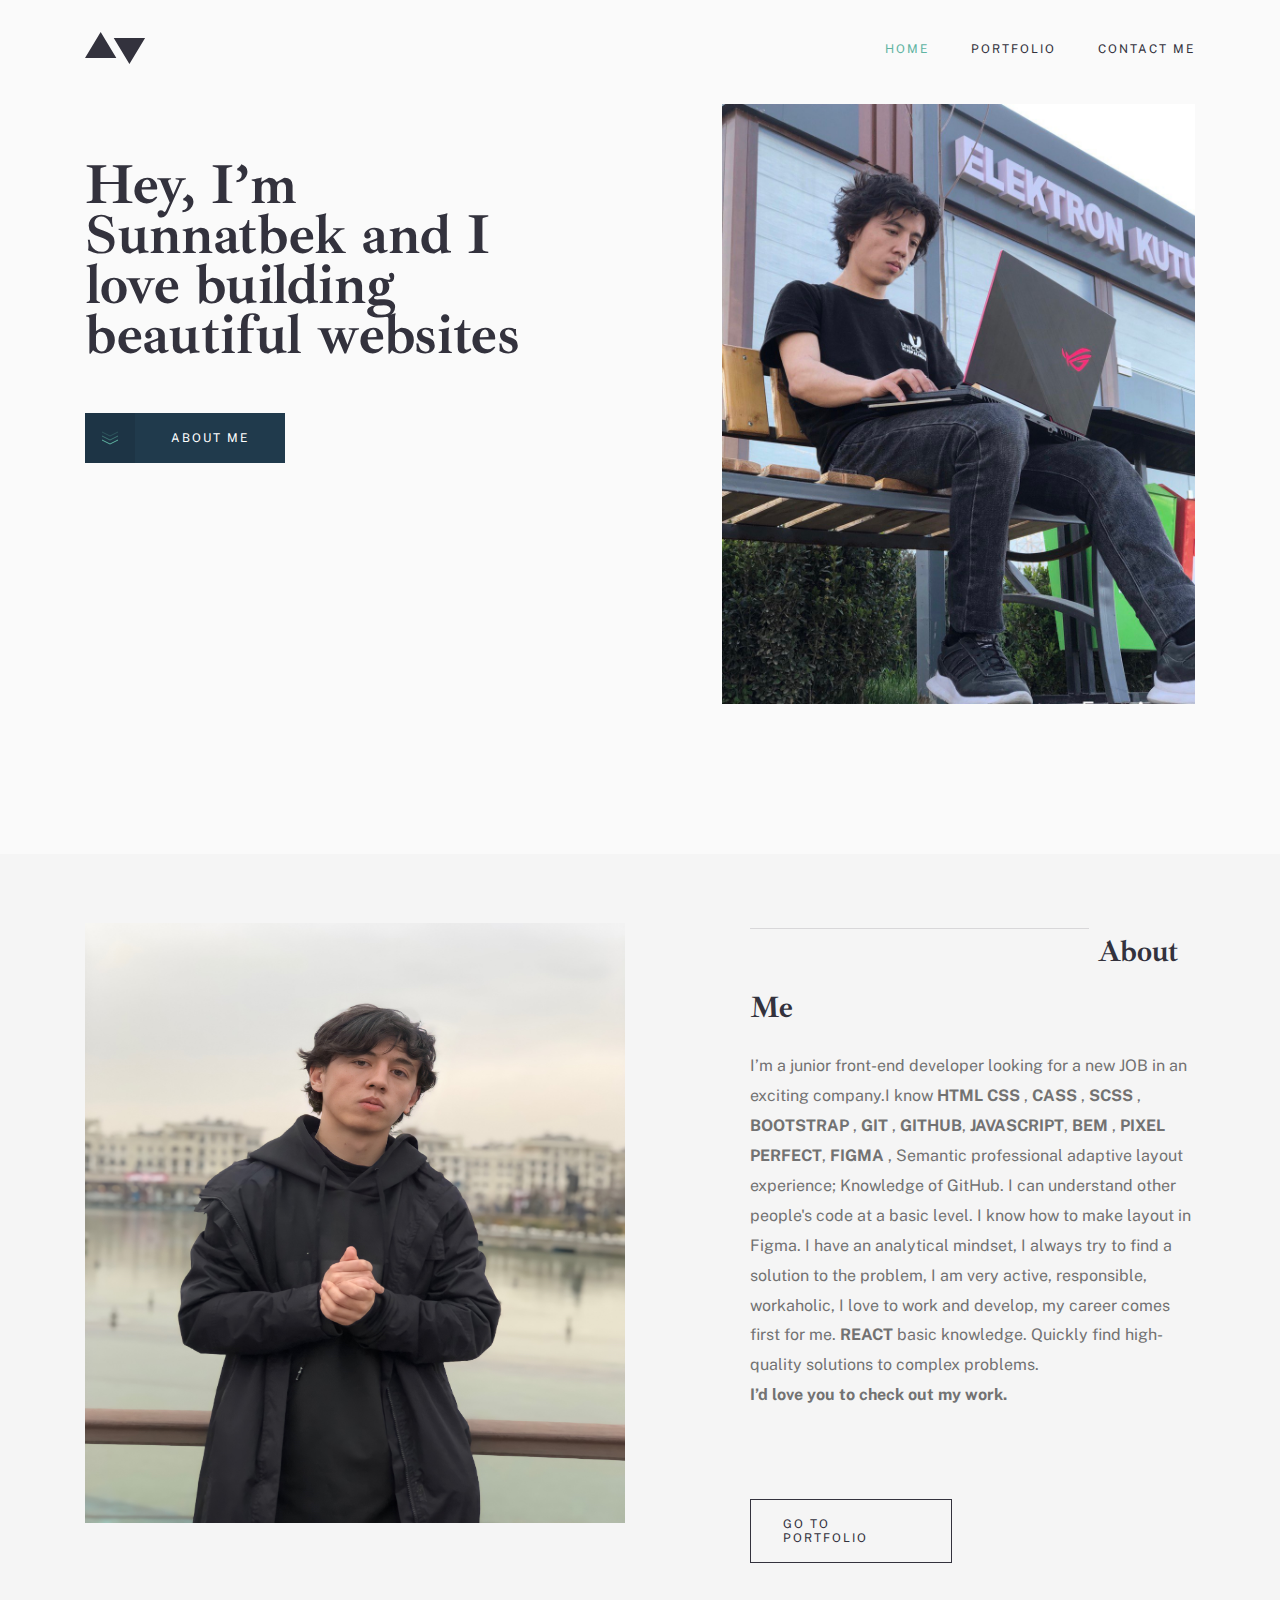
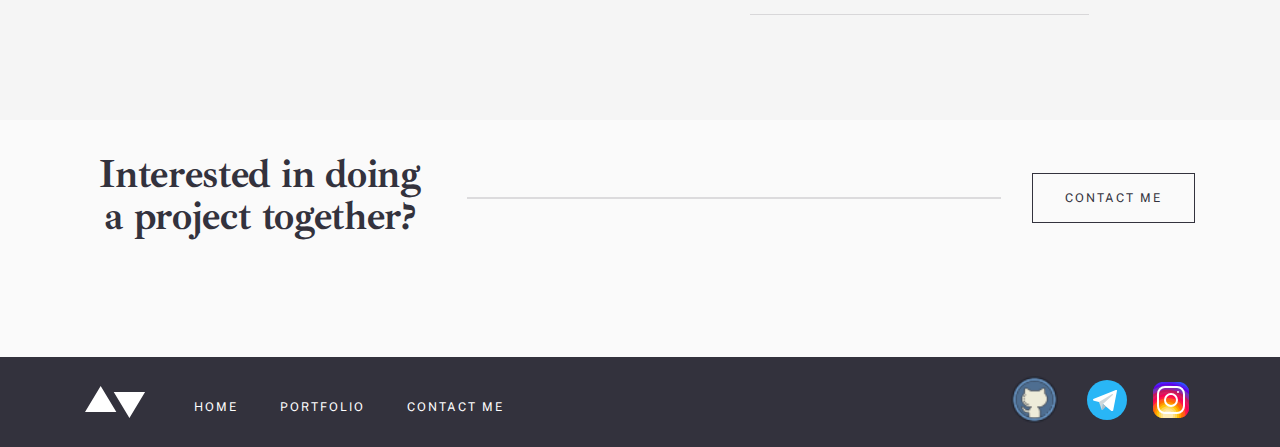
<file: index.html>
<!DOCTYPE html>
<html lang="en">
<head>
    <meta charset="UTF-8">
    <meta http-equiv="X-UA-Compatible" content="IE=edge">
    <meta name="viewport" content="width=device-width, initial-scale=1.0">
    <link rel="shortcut icon" href="./images/site-logo.svg" type="image/x-icon">
    <title>About me</title>
    <link rel="stylesheet" href="./css/main.min.css">
</head>
<body>
    
    <!-- Header start -->
    <header class="site-header">
        <div class="container">
            <div class="site-header__wrapper">
                <a class="logo" href="./index.html">
                    <img class="site-header__icon" src="./images/site-logo.svg" alt="Site logo">
                </a>
                <nav class="sitenav">
                    <ul class="sitenav__list">
                        <li class="sitenav__item">
                            <a class="sitenav__link sitenav__link--green" href="#">home</a>
                        </li>
                        <li class="sitenav__item">
                            <a class="sitenav__link" href="./portfolio.html">portfolio</a>
                        </li>
                        <li class="sitenav__item">
                            <a class="sitenav__link" href="./contact.html">contact me</a>
                        </li>
                    </ul>
                </nav>
                <button class="site-header__btn site-header__btn--js-open " type="button">
                </button>
            </div>
        </div>
    </header>
    <!-- Header finish -->
    
    <!-- Main start -->
    <main class="site-main">
        <!-- Hero section start  -->
        <section class="hero" id="hero">
            <div class="container">
                <div class="hero-wrapper">
                    <div class="hero-box">                      
                    </div>
                    <div class="hero__text-box">
                        <h1 class="hero__title">
                            Hey, I’m Sunnatbek  and I love building beautiful websites
                        </h1>
                        <a class="hero__link" href="#about">about me</a>
                    </div>
                </div>
            </div>
        </section>
        <!-- Hero section finish  -->
        
        <!-- About section start -->
        <section class="about" id="about">
            <div class="container">
                <div class="about__wrapper">
                    <picture class="about__pictures">
                        <img class="about__image" src="images/sunnatbee.JPG"
                        width="311" height="346" 
                        
                        alt="About-img">
                        <!-- Jpg format default -->
                    </picture>
                    <div class="about__text-box">
                        <h2 class="about__title">
                            About Me
                        </h2>
                        <p class="about__text">
                            I’m a junior front-end developer looking for a new JOB in an exciting company.I know <strong>HTML</strong>
                            <strong>CSS</strong> ,
                            <strong>CASS</strong> ,
                            <strong>SCSS</strong> ,
                            <strong>BOOTSTRAP</strong> ,
                            <strong>GIT</strong> ,
                            <strong>GITHUB</strong>,
                            <strong>JAVASCRIPT</strong>, 
                            <strong>BEM</strong> , 
                            <strong>PIXEL PERFECT</strong>,
                            <strong>FIGMA</strong> ,
                            Semantic professional adaptive layout experience;
                            Knowledge of GitHub.  I can understand other people's code at a basic level.  I know how to make layout in Figma.  I have an analytical mindset, I always try to find a solution to the problem, I am very active, responsible, workaholic, I love to work and develop, my career comes first for me. <strong>REACT</strong> basic knowledge.
                             Quickly find high-quality solutions to complex problems. <br><strong> I’d love you to check out my work.</strong>
                        </p>
                        <a class="about__link" href="./portfolio.html">go to portfolio</a>
                    </div>
                </div>
            </div>
        </section>
        <!-- about section start-->
        
        <!-- article start -->
        <article class="article">
            <div class="container">
                <div class="article__wrapper">
                    <div class="article__text-box" >
                        <h2 class="article__title" >
                            Interested in doing a project together?
                        </h2>
                    </div>
                    <span class="article__border"></span>
                    <a class="article__link" href="./contact.html">contact me</a>
                </div>
            </div> 
        </article>
        <!-- article start -->
        
    </main>
    <!-- Main finish  -->
    
    <!-- Footer start -->
    <footer class="site-footer">
        <div class="container">
            <div class="site-footer__wrapper">
                <a class="logo" href="./index.html">
                    <img class="site-footer__img" src="./images/footer-logo.svg" alt="footer-logo">
                </a>
                <nav class="site-footer-nav">
                    <ul class="site-footer-nav__list">
                        <li class="site-footer-nav__item">
                            <a class="site-footer-nav__link" href="#">home</a>
                        </li>
                        <li class="site-footer-nav__item">
                            <a class="site-footer-nav__link" href="./portfolio.html">portfolio</a>
                        </li>
                        <li class="site-footer-nav__item">
                            <a class="site-footer-nav__link" href="./contact.html">contact me</a>
                        </li>
                    </ul>
                </nav>
                <ul class="site-footer__list">
                    <li class="site-footer__item">
                        <a class="site-footer__link" href="https://github.com/SUNNATBEE" target="blank">
                            <img class="site-footer__icons" width="65" height="65" src="./images/icons8-github-48.png" alt="git hub">
                        </a>
                    </li> 
                    <li class="site-footer__item">
                        <a class="site-footer__link" href="https://t.me/SUNNATBEE" target="blank">
                            <img class="site-footer__icons" src="./images/icons8-telegram-app.svg" alt="twitter">
                        </a>
                    </li>
                    <li class="site-footer__item">
                        <a class="site-footer__link" href="https://instagram.com/sunnatbee?igshid=YmMyMTA2M2Y=" target="blank">
                            <img class="site-footer__icons" src="./images/icons8-instagram (1).svg" alt="linkedin">
                        </a>
                    </li>
                </ul>
            </div>
        </div>
    </footer>
    <!-- Footer finish -->
    <script src="./js/main.js"></script>
</body>
</html>
</file>
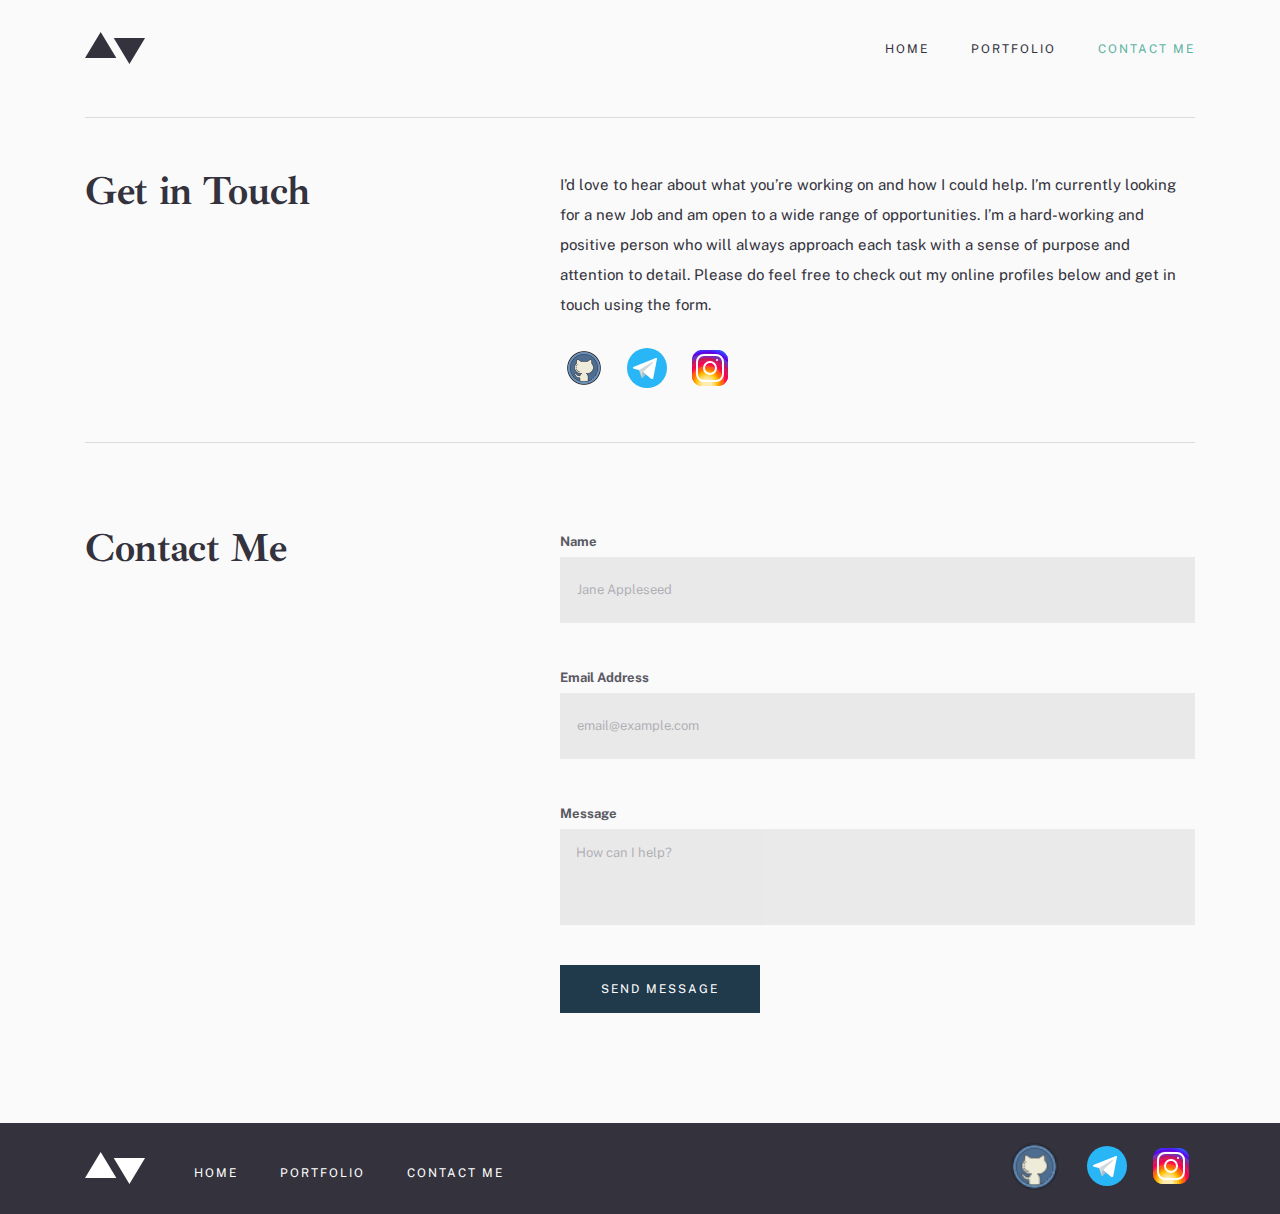
<file: contact.html>
<!DOCTYPE html>
<html lang="en">
<head>
    <meta charset="UTF-8">
    <meta http-equiv="X-UA-Compatible" content="IE=edge">
    <meta name="viewport" content="width=device-width, initial-scale=1.0">
    <link rel="shortcut icon" href="./images/site-logo.svg" type="image/x-icon">
    <title>Contact me</title>
    <link rel="stylesheet" href="./css/main.min.css">
</head>
<body>
    
    <!-- Header start -->
    <header class="site-header">
        <div class="container">
            <div class="site-header__wrapper">
                <a class="logo" href="./index.html">
                    <img class="site-header__icon" src="./images/site-logo.svg" alt="Site logo">
                </a>
                <nav class="sitenav">
                    <ul class="sitenav__list">
                        <li class="sitenav__item">
                            <a class="sitenav__link" href="./index.html">home</a>
                        </li>
                        <li class="sitenav__item">
                            <a class="sitenav__link" href="./portfolio.html">portfolio</a>
                        </li>
                        <li class="sitenav__item">
                            <a class="sitenav__link sitenav__link--green" href="./contact.html">contact me</a>
                        </li>
                    </ul>
                </nav>
                <button class="site-header__btn site-header__btn--js-open " type="button">
                </button>
            </div>
        </div>
    </header>
    <!-- Header finish -->
    
    <!-- Main start -->
    <main class="site-main">
        <!-- touch section start  -->
        <section class="touch">
            <div class="container">
                <span class="touch__border"></span>
                <div class="touch__wrapper">
                    <h2 class="touch__title">
                        Get in Touch
                    </h2>
                    <div class="touch__text-box">
                        <p class="touch__text">
                            I’d love to hear about what you’re working on and how I could help. I’m currently looking for a new Job and am open to a wide range of opportunities. I’m a hard-working and positive person who will always approach each task with a sense of purpose and attention to detail. Please do feel free to check out my online profiles below and get in touch using the form.
                        </p>
                        <ul class="touch__list">
                            <li class="touch__item">
                                <a class="touch__link" href="https://github.com/alex" target="blank">
                                    <img class="touch__icons" src="./images/icons8-github-48.png" alt="git hub">
                                </a>
                            </li> 
                            <li class="touch__item">
                                <a class="touch__link" href="https://twitter.com/alex_gaynor?lang=en" target="blank">
                                    <img class="touch__icons" src="./images/icons8-telegram-app.svg" alt="twitter">
                                </a>
                            </li>
                            <li class="touch__item">
                                <a class="touch__link" href="https://www.linkedin.com/pub/dir/Alex/Gaynor" target="blank">
                                    <img class="touch__icons" src="./images/icons8-instagram (1).svg" alt="linkedin">
                                </a>
                            </li>
                        </ul>
                    </div> 
                </div>
                <span class="touch__border"></span>
            </div>
        </section>
        <!-- touch section start  -->
        
        <!-- contact section start -->
        <section class="contact">
            <div class="container">
                <div class="contact__wrapper">
                    <h2 class="contact__title">
                        Contact Me
                    </h2>
                    <form class="contact__form" action="https://echo.htmlacademy.ru/courses" method="post" autocomplete="off">
                        <label class="contact__form-name contact__form-label" for="name">
                            Name
                            <input class="contact__form-username contact__form-input" type="text" name="user_name" id="name" minlength="2" placeholder="Jane Appleseed" required>
                            <span class="contact__form-span">
                                This field is required
                            </span>
                        </label>
                        <label class="contact__form-label" for="email">
                            Email Address
                            <input class="contact__form-email contact__form-input" type="email" name="user_email" id="email"  placeholder="email@example.com" required>
                            <span class="contact__form-span">
                                This field is required
                            </span>
                        </label>
                        <label class="contact__form-label" for="textarea">
                            Message
                            <textarea class="contact__form-textarea" name="user_comments" id="textarea" minlength="5" cols="30" rows="10" placeholder="How can I help?" required></textarea>
                            <span class="contact__form-span">
                                This field is required
                            </span>
                        </label>
                        <button class="contact__form-button" type="submit">
                            send message
                        </button>
                    </form>
                </div>
            </div>
        </section>
        <!-- contact section finish-->
    </main>
    <!-- Main finish  -->
    
    <!-- Footer start -->
    <footer class="site-footer">
        <div class="container">
            <div class="site-footer__wrapper">
                <a class="logo" href="./index.html">
                    <img class="site-footer__img" src="./images/footer-logo.svg" alt="footer-logo">
                </a>
                <nav class="site-footer-nav">
                    <ul class="site-footer-nav__list">
                        <li class="site-footer-nav__item">
                            <a class="site-footer-nav__link " href="./index.html">home</a>
                        </li>
                        <li class="site-footer-nav__item">
                            <a class="site-footer-nav__link" href="./portfolio.html">portfolio</a>
                        </li>
                        <li class="site-footer-nav__item">
                            <a class="site-footer-nav__link" href="./contact.html">contact me</a>
                        </li>
                    </ul>
                </nav>
                <ul class="site-footer__list">
                   <li class="site-footer__item">
                        <a class="site-footer__link" href="https://github.com/SUNNATBEE" target="blank">
                            <img class="site-footer__icons" width="65" height="65" src="./images/icons8-github-48.png" alt="git hub">
                        </a>
                    </li> 
                    <li class="site-footer__item">
                        <a class="site-footer__link" href="https://t.me/SUNNATBEE" target="blank">
                            <img class="site-footer__icons" src="./images/icons8-telegram-app.svg" alt="twitter">
                        </a>
                    </li>
                    <li class="site-footer__item">
                        <a class="site-footer__link" href="https://instagram.com/sunnatbee?igshid=YmMyMTA2M2Y=" target="blank">
                            <img class="site-footer__icons" src="./images/icons8-instagram (1).svg" alt="linkedin">
                        </a>
                    </li>
                </ul>
            </div>
        </div>
    </footer>
    <!-- Footer finish -->
    
    <script src="./js/main.js"></script>
</body>
</html>
</file>
<file: css/main.min.css>
:root{--main-font-family:"Public Sans", "Arial", sans-serif;--Ibarra-font-family: "Ibarra Real Nova", "Times New Roman", serif;--main-font-size:12px;--main-line-height:14px;--main-bg-color: #fff;--slightly-Desaturated-Cyan:#5fb4a2;--dark-blue: #203a4c;--grayish-dark-blue: #33323d;--very-light-grey:#fafafa;--light-grey:#eaeaeb;--bright-red:#f43030}@font-face{font-family:"Ibarra Real Nova";font-style:normal;font-weight:400;font-display:swap;src:url("../fonts/ibarra-real-nova-v20-latin-regular.woff2") format("woff2"),url("../fonts/ibarra-real-nova-v20-latin-regular.woff") format("woff")}@font-face{font-family:"Ibarra Real Nova";font-style:normal;font-weight:700;font-display:swap;src:url("../fonts/ibarra-real-nova-v20-latin-700.woff2") format("woff2"),url("../fonts/ibarra-real-nova-v20-latin-700.woff") format("woff")}@font-face{font-family:"Public Sans";font-style:normal;font-weight:400;font-display:swap;src:url("../fonts/public-sans-v14-latin-regular.woff2") format("woff2"),url("../fonts/public-sans-v14-latin-regular.woff") format("woff")}@font-face{font-family:"Public Sans";font-style:normal;font-weight:500;font-display:swap;src:url("../fonts/public-sans-v14-latin-500.woff2") format("woff2"),url("../fonts/public-sans-v14-latin-500.woff") format("woff")}@font-face{font-family:"Public Sans";font-style:normal;font-weight:700;font-display:swap;src:url("../fonts/public-sans-v14-latin-700.woff2") format("woff2"),url("../fonts/public-sans-v14-latin-700.woff") format("woff")}html{line-height:1.15;-webkit-text-size-adjust:100%}body{margin:0}main{display:block}h1{font-size:2em;margin:.67em 0}hr{-webkit-box-sizing:content-box;box-sizing:content-box;height:0;overflow:visible}pre{font-family:monospace,monospace;font-size:1em}a{background-color:rgba(0,0,0,0)}abbr[title]{border-bottom:none;text-decoration:underline;-webkit-text-decoration:underline dotted;text-decoration:underline dotted}b,strong{font-weight:bolder}code,kbd,samp{font-family:monospace,monospace;font-size:1em}small{font-size:80%}sub,sup{font-size:75%;line-height:0;position:relative;vertical-align:baseline}sub{bottom:-0.25em}sup{top:-0.5em}img{border-style:none}button,input,optgroup,select,textarea{font-family:inherit;font-size:100%;line-height:1.15;margin:0}button,input{overflow:visible}button,select{text-transform:none}button,[type=button],[type=reset],[type=submit]{-webkit-appearance:button}button::-moz-focus-inner,[type=button]::-moz-focus-inner,[type=reset]::-moz-focus-inner,[type=submit]::-moz-focus-inner{border-style:none;padding:0}button:-moz-focusring,[type=button]:-moz-focusring,[type=reset]:-moz-focusring,[type=submit]:-moz-focusring{outline:1px dotted ButtonText}fieldset{padding:.35em .75em .625em}legend{-webkit-box-sizing:border-box;box-sizing:border-box;color:inherit;display:table;max-width:100%;padding:0;white-space:normal}progress{vertical-align:baseline}textarea{overflow:auto}[type=checkbox],[type=radio]{-webkit-box-sizing:border-box;box-sizing:border-box;padding:0}[type=number]::-webkit-inner-spin-button,[type=number]::-webkit-outer-spin-button{height:auto}[type=search]{-webkit-appearance:textfield;outline-offset:-2px}[type=search]::-webkit-search-decoration{-webkit-appearance:none}::-webkit-file-upload-button{-webkit-appearance:button;font:inherit}details{display:block}summary{display:list-item}template{display:none}[hidden]{display:none}*{-webkit-box-sizing:border-box;box-sizing:border-box}*::before,*::after{-webkit-box-sizing:inherit;box-sizing:inherit}::-moz-selection{background-color:#008b8b;color:gold}::selection{background-color:#008b8b;color:gold}html{height:100%;-webkit-box-sizing:border-box;box-sizing:border-box;scroll-behavior:smooth}img{display:block;height:auto}body{display:-webkit-box;display:-ms-flexbox;display:flex;-webkit-box-orient:vertical;-webkit-box-direction:normal;-ms-flex-direction:column;flex-direction:column;height:100%;margin:0;font-family:"Public Sans","Arial",sans-serif;font-weight:400;background-color:var(--very-light-grey);overflow-x:hidden}.site-main{-webkit-box-flex:1;-ms-flex-positive:1;flex-grow:1}.visually-hidden{position:absolute;width:1px;height:1px;margin:-1px;padding:0;border:0;white-space:nowrap;-webkit-clip-path:inset(100%);clip-path:inset(100%);clip:rect(0 0 0 0);overflow:hidden}.container{max-width:1150px;width:100%;margin-right:auto;margin-left:auto;padding-right:20px;padding-left:20px}.site-header{position:relative;padding-top:32px;padding-bottom:40px}.site-header__wrapper{display:-webkit-box;display:-ms-flexbox;display:flex;-webkit-box-pack:justify;-ms-flex-pack:justify;justify-content:space-between;-webkit-box-align:center;-ms-flex-align:center;align-items:center}.sitenav{position:absolute;top:88px;right:20px;z-index:10;background-color:var(--grayish-dark-blue);width:223px;padding:40px 50px;display:none;text-align:center}.sitenav__list{margin:0;padding-left:0;list-style:none;display:-webkit-box;display:-ms-flexbox;display:flex;-webkit-box-orient:vertical;-webkit-box-direction:normal;-ms-flex-direction:column;flex-direction:column;-webkit-box-align:center;-ms-flex-align:center;align-items:center}.sitenav__item{margin-bottom:32px}.sitenav__item:nth-child(3){margin-bottom:0}.sitenav__link{font-size:var(--main-font-size);line-height:var(--main-line-height);letter-spacing:2px;text-transform:uppercase;color:var(--main-bg-color);text-decoration:none}.sitenav__link--green{color:var(--slightly-Desaturated-Cyan)}.site-header__btn{background-image:url("../images/btn-open.svg");background-repeat:no-repeat;width:24px;height:13px;border:none;background-color:rgba(0,0,0,0)}.site-nav__open .sitenav{display:block}.site-nav__open .site-header__btn{background-image:url("../images/close-btn.svg");width:18px;height:18px}.scroll{overflow:hidden}@media only screen and (min-width: 375px){.container{padding-left:32px;padding-right:32px}.sitenav{right:32px}}@media only screen and (min-width: 768px){.container{padding-left:40px;padding-right:40px}.site-header__btn{display:none}.scroll{overflow:auto}.sitenav{position:static;width:auto;display:block;padding:0;background-color:rgba(0,0,0,0)}.sitenav__list{-webkit-box-orient:horizontal;-webkit-box-direction:normal;-ms-flex-direction:row;flex-direction:row;-webkit-box-align:center;-ms-flex-align:center;align-items:center;-webkit-box-pack:justify;-ms-flex-pack:justify;justify-content:space-between}.sitenav__item{margin-bottom:0;margin-right:42px}.sitenav__item:nth-child(3){margin-right:0}.sitenav__link{color:var(--grayish-dark-blue)}.sitenav__link--green{color:var(--slightly-Desaturated-Cyan)}}@media only screen and (min-width: 1100px){.container{padding-left:20px;padding-right:20px}}.hero{padding-bottom:96px}.hero-wrapper{position:relative}.hero-box{background-image:url("../images/about.jpg");background-repeat:no-repeat;background-size:contain;background-position:center;width:100%;height:221px}.hero__title{margin:24px 0 32px 0;font-family:var(--Ibarra-font-family);font-weight:700;font-size:32px;line-height:42px;letter-spacing:-0.357143px;color:var(--grayish-dark-blue)}.hero__link{display:-webkit-inline-box;display:-ms-inline-flexbox;display:inline-flex;-webkit-box-align:center;-ms-flex-align:center;align-items:center;padding:0 36px 0 0;font-size:12px;line-height:14px;text-align:center;letter-spacing:2px;text-transform:uppercase;color:#fff;background-color:var(--dark-blue);text-decoration:none}.hero__link:hover{-webkit-transition:.4s ease;-o-transition:.4s ease;transition:.4s ease;background-color:var(--slightly-Desaturated-Cyan)}.hero__link::before{width:16px;height:12px;margin-right:36px;padding:25px 25px;background-color:#1d3445;background-image:url("../images/links-arrow.svg");background-position:center;background-repeat:no-repeat;content:""}.hero__link:hover::before{background-image:url("../images/link-arrow-white.svg");background-color:#56a292;-webkit-transition:.4s ease;-o-transition:.4s ease;transition:.4s ease}.hero__text-box{max-width:514px}@media only screen and (min-width: 375px){.hero-box{height:271px}}@media only screen and (min-width: 450px){.hero-box{height:400px}}@media only screen and (min-width: 620px){.hero-box{max-width:650px;height:500px}.hero__title{font-size:42px}}@media only screen and (min-width: 700px){.hero-box{max-width:900px;height:600px}.hero__text-box{position:absolute;bottom:0;left:0;max-width:514px;padding-top:56px;background:var(--very-light-grey)}.hero__title{margin-top:0;font-size:45px}}@media only screen and (min-width: 900px){.hero-box{width:100%;max-width:100%;background-size:contain;background-position:right}}@media only screen and (min-width: 1100px){.hero{padding-bottom:150px}.hero__text-box{top:0;max-width:445px}.hero__title{margin-bottom:53px;font-size:56px;line-height:50px}}.about{padding-bottom:51px}.about__text-box{padding-top:32px}.about__text-box::after{border-bottom:1px solid #33323d;width:280px;opacity:.15;display:inline-block;content:"";margin-top:51px}.about__image{margin:0 auto;width:280px}.about__title{font-family:var(--Ibarra-font-family);font-weight:700;font-size:40px;line-height:42px;letter-spacing:-0.357143px;color:var(--grayish-dark-blue)}.about__title::before{border-top:1px solid #33323d;width:280px;opacity:.15;display:inline-block;background-repeat:no-repeat;padding-bottom:32px;content:""}.about__text{font-size:var(--main-font-size);line-height:30px;color:var(--grayish-dark-blue);opacity:.8}.about__link{display:inline-block;font-size:var(--main-font-size);line-height:var(--main-line-height);letter-spacing:2px;text-transform:uppercase;color:var(--grayish-dark-blue);text-decoration:none;max-width:202px;border:1px solid #33323d;margin-top:24px;padding:17px 32px}.about__link:hover{background-color:var(--grayish-dark-blue);color:var(--very-light-grey);-webkit-transition:.3s ease;-o-transition:.3s ease;transition:.3s ease}@media only screen and (min-width: 375px){.about__image{width:311px}.about__text-box::after{width:311px}.about__text{font-size:16px}.about__title::before{width:311px}}@media only screen and (min-width: 493px){.about__image{width:450px}.about__text-box::after{width:450px}.about__title::before{width:450px}}@media only screen and (min-width: 632px){.about__image{width:550px}.about__text-box::after{width:550px}.about__title::before{width:550px}}@media only screen and (min-width: 698px){.about__wrapper{display:-webkit-box;display:-ms-flexbox;display:flex}.about__image{width:281px}.about__text-box{width:300px;padding-top:0;margin-left:69px}.about__text{font-size:14px}.about__title{margin:0}.about__text-box::after{width:300px}.about__title::before{width:300px}}@media only screen and (min-width: 768px){.about__text-box{width:339px;padding-top:0;margin-left:69px}.about__text{font-size:16px}.about__title{margin:0}.about__text-box::after{width:339px}.about__title::before{width:339px}}@media only screen and (min-width: 850px){.about__image{width:350px;height:600px}.about__text-box{width:350px;margin-left:100px}}@media only screen and (min-width: 1000px){.about__image{width:540px;height:600px}.about__text-box{width:550px;margin-left:50px}}@media only screen and (min-width: 1150px){.about__text-box{margin-left:125px}}.about{background-color:#f5f5f5;padding-top:55px;padding-bottom:140px}.about__textbox{max-width:545px}.about__text{font-size:16px;line-height:187.5%;color:#525252;margin-bottom:33px}.about__title{line-height:187.5%;font-size:24px}.about__item{max-width:298px;border-radius:20px;margin:0 19px;padding:35px 39px 39px 35px}.red{color:#dc0000;background:rgba(220,0,0,.1)}.pink{color:#b000dc;background-color:rgba(176,0,220,.11)}.blue{color:#0058dc;background:rgba(0,88,220,.09)}.green{color:#0cbe64;background-color:rgba(12,190,100,.15)}.about__min-title{font-size:14px;line-height:187.5%;border-radius:8px;margin-bottom:17.5px;border-radius:8px;padding:7px 35px 6px 14px}.about__list-text{font-size:12px;line-height:187.5%;color:#525252}.about__heading{font-size:20px;line-height:187.5%;margin-bottom:13px}.about__list-link{font-weight:500;font-size:14px;line-height:187.5%;color:#dc7000}.about__list-link::after{background-image:url("../images/small-arrow.svg");background-repeat:no-repeat;content:"";display:inline-block;width:14px;height:12px;margin-left:12px}.slick-next{position:absolute;top:400px;left:calc(50% + 10px);border:none;background-color:rgba(0,0,0,0);background-image:url("../images/slick-arrow-right.svg");background-repeat:no-repeat;width:84px;height:84px}.slick-prev{position:absolute;top:400px;left:calc(50% - 90px);border:none;background-color:rgba(0,0,0,0);background-image:url("../images/slick-arrow-left.svg");background-repeat:no-repeat;width:84px;height:84px}@media only screen and (min-width: 768px){.about{padding-top:69px;padding-bottom:100px}.about__title{font-size:30px !important}.about__list-text{font-size:14px;margin-bottom:28px}.about__min-title{margin-bottom:19px}.about{padding-bottom:100px}.about__item{max-width:378px}.about__text{margin-bottom:65px}}.article{padding-bottom:80px}.article__wrapper{display:-webkit-box;display:-ms-flexbox;display:flex;-webkit-box-orient:vertical;-webkit-box-direction:normal;-ms-flex-direction:column;flex-direction:column;-webkit-box-align:center;-ms-flex-align:center;align-items:center}.article__title{font-family:var(--Ibarra-font-family);font-weight:700;font-size:40px;line-height:42px;letter-spacing:-0.357143px;text-align:center;color:var(--grayish-dark-blue);margin-bottom:40px}.article__border{border:1px solid #33323d;width:150px;opacity:.15;display:none}.article__link{display:inline-block;font-size:var(--main-font-size);line-height:var(--main-line-height);letter-spacing:2px;text-transform:uppercase;color:var(--grayish-dark-blue);text-decoration:none;border:1px solid #33323d;padding:17px 32px}.article__link:hover{background-color:var(--grayish-dark-blue);color:var(--very-light-grey);-webkit-transition:.3s ease;-o-transition:.3s ease;transition:.3s ease}@media only screen and (min-width: 768px){.article__border{display:block}.article__text-box{width:350px}.article__wrapper{-webkit-box-orient:horizontal;-webkit-box-direction:normal;-ms-flex-direction:row;flex-direction:row;-webkit-box-pack:justify;-ms-flex-pack:justify;justify-content:space-between}}@media only screen and (min-width: 1000px){.article__border{width:400px}}@media only screen and (min-width: 1200px){.article__border{width:534px}}.touch{padding-bottom:32px}.touch__title{font-family:var(--Ibarra-font-family);font-weight:700;font-size:40px;line-height:42px;letter-spacing:-0.357143px;color:var(--grayish-dark-blue)}.touch__border{max-width:100%;width:100%;border-top:1px solid #33323d;background-color:#33323d;display:inline-block;content:"";opacity:.15}.touch__text{font-size:13px;line-height:30px;color:#33323d;color:var(--grayish-dark-blue);margin-bottom:24px}.touch__list{margin:0;padding-left:0;list-style:none;display:-webkit-box;display:-ms-flexbox;display:flex;-webkit-box-align:center;-ms-flex-align:center;align-items:center;margin-bottom:32px}.touch__item:not(:last-child){margin-right:15px}.touch__link{display:inline-block}@media only screen and (min-width: 375px){.touch__text{font-size:15px}}@media only screen and (min-width: 768px){.touch__text-box{width:689px}}@media only screen and (min-width: 800px){.touch__text-box{width:100%}}@media only screen and (min-width: 1000px){.touch__wrapper{display:-webkit-box;display:-ms-flexbox;display:flex;-webkit-box-pack:justify;-ms-flex-pack:justify;justify-content:space-between;margin-top:48px}.touch__text-box{width:635px}.touch__title{margin:0}.touch__text{margin-top:0}}.contact{padding-bottom:96px}.contact__title{font-family:var(--Ibarra-font-family);font-weight:700;font-size:40px;line-height:42px;letter-spacing:-0.357143px;color:var(--grayish-dark-blue);margin-top:0}.contact__form{display:-webkit-box;display:-ms-flexbox;display:flex;-webkit-box-orient:vertical;-webkit-box-direction:normal;-ms-flex-direction:column;flex-direction:column}.contact__form-label{display:-webkit-box;display:-ms-flexbox;display:flex;-webkit-box-orient:vertical;-webkit-box-direction:normal;-ms-flex-direction:column;flex-direction:column;font-size:13px;line-height:30px;font-weight:700;color:var(--grayish-dark-blue);margin-bottom:24px;opacity:.8}.contact__form-span{display:inline-block;font-style:italic;font-size:10px;line-height:12px;font-weight:700;color:var(--bright-red);margin-top:4px;opacity:0}.contact__form-input{font-size:13px;line-height:30px;font-weight:700;color:var(--grayish-dark-blue);background-color:#e6e6e7;padding:17px 0 17px 16px;outline:none;border:1px solid #e6e6e7}.contact__form-input::-webkit-input-placeholder{font-size:13px;line-height:30px;font-weight:400;color:var(--grayish-dark-blue);opacity:.4}.contact__form-input::-moz-placeholder{font-size:13px;line-height:30px;font-weight:400;color:var(--grayish-dark-blue);opacity:.4}.contact__form-input:-ms-input-placeholder{font-size:13px;line-height:30px;font-weight:400;color:var(--grayish-dark-blue);opacity:.4}.contact__form-input::-ms-input-placeholder{font-size:13px;line-height:30px;font-weight:400;color:var(--grayish-dark-blue);opacity:.4}.contact__form-input::placeholder{font-size:13px;line-height:30px;font-weight:400;color:var(--grayish-dark-blue);opacity:.4}.contact__form-input:focus{border:1px solid var(--slightly-Desaturated-Cyan)}.contact__form-input:not(:-moz-placeholder-shown):not(:focus):invalid{border:1px solid var(--bright-red);color:var(--bright-red)}.contact__form-input:not(:-ms-input-placeholder):not(:focus):invalid{border:1px solid var(--bright-red);color:var(--bright-red)}.contact__form-input:not(:placeholder-shown):not(:focus):invalid{border:1px solid var(--bright-red);color:var(--bright-red)}.contact__form-input:not(:-moz-placeholder-shown):not(:focus):invalid+span{opacity:1}.contact__form-input:not(:-ms-input-placeholder):not(:focus):invalid+span{opacity:1}.contact__form-input:not(:placeholder-shown):not(:focus):invalid+span{opacity:1}.contact__form-textarea:not(:-moz-placeholder-shown):not(:focus):invalid{border:1px solid var(--bright-red)}.contact__form-textarea:not(:-ms-input-placeholder):not(:focus):invalid{border:1px solid var(--bright-red)}.contact__form-textarea:not(:placeholder-shown):not(:focus):invalid{border:1px solid var(--bright-red)}.contact__form-textarea:focus{border:1px solid var(--slightly-Desaturated-Cyan)}.contact__form-textarea:not(:-moz-placeholder-shown):not(:focus):invalid+span{opacity:1}.contact__form-textarea:not(:-ms-input-placeholder):not(:focus):invalid+span{opacity:1}.contact__form-textarea:not(:placeholder-shown):not(:focus):invalid+span{opacity:1}.contact__form-textarea{height:96px;resize:none;padding:9px 0 0 16px;background-color:#e6e6e7;border:none;outline:none}.contact__form-textarea::-webkit-input-placeholder{font-size:13px;line-height:30px;font-weight:400;color:var(--grayish-dark-blue);opacity:.4}.contact__form-textarea::-moz-placeholder{font-size:13px;line-height:30px;font-weight:400;color:var(--grayish-dark-blue);opacity:.4}.contact__form-textarea:-ms-input-placeholder{font-size:13px;line-height:30px;font-weight:400;color:var(--grayish-dark-blue);opacity:.4}.contact__form-textarea::-ms-input-placeholder{font-size:13px;line-height:30px;font-weight:400;color:var(--grayish-dark-blue);opacity:.4}.contact__form-textarea::placeholder{font-size:13px;line-height:30px;font-weight:400;color:var(--grayish-dark-blue);opacity:.4}.contact__form-button{max-width:200px;width:100%;font-size:12px;line-height:14px;font-weight:400;color:#fff;text-align:center;letter-spacing:2px;text-transform:uppercase;background-color:var(--dark-blue);cursor:pointer;padding:17px 0;border:none}@media only screen and (min-width: 375px){.contact{padding-bottom:80px}}@media only screen and (min-width: 1000px){.contact{padding-top:48px;padding-bottom:110px}.contact__wrapper{display:-webkit-box;display:-ms-flexbox;display:flex;-webkit-box-pack:justify;-ms-flex-pack:justify;justify-content:space-between}.contact__form-input{width:635px}}.site-footer{padding-top:56px;padding-bottom:56px;background-color:var(--grayish-dark-blue)}.site-footer__wrapper{display:-webkit-box;display:-ms-flexbox;display:flex;-webkit-box-orient:vertical;-webkit-box-direction:normal;-ms-flex-direction:column;flex-direction:column;-webkit-box-align:center;-ms-flex-align:center;align-items:center;text-align:center}.site-footer-nav__list{margin:0;padding-left:0;list-style:none;margin-top:40px}.site-footer-nav__item{margin-bottom:32px}.site-footer-nav__link{font-size:12px;line-height:14px;text-align:center;letter-spacing:2px;text-transform:uppercase;color:#fff;text-decoration:none}.site-footer__list{margin:0;padding-left:0;list-style:none;display:-webkit-box;display:-ms-flexbox;display:flex;-webkit-box-align:center;-ms-flex-align:center;align-items:center}.site-footer__item:nth-child(2){margin-right:16px;margin-left:16px}.site-footer__link{display:inline-block}@media only screen and (min-width: 600px){.site-footer-nav__list{display:-webkit-box;display:-ms-flexbox;display:flex}.site-footer-nav__item:nth-child(2){margin-right:42px;margin-left:42px}}@media only screen and (min-width: 768px){.site-footer{padding:0}.site-footer__wrapper{-webkit-box-orient:horizontal;-webkit-box-direction:normal;-ms-flex-direction:row;flex-direction:row}.site-footer-nav__list{display:-webkit-box;display:-ms-flexbox;display:flex;margin-left:48px}.site-footer__list{margin-left:auto}.site-footer-nav__item:nth-child(2){margin-right:42px;margin-left:42px}}/*# sourceMappingURL=main.min.css.map */
</file>
